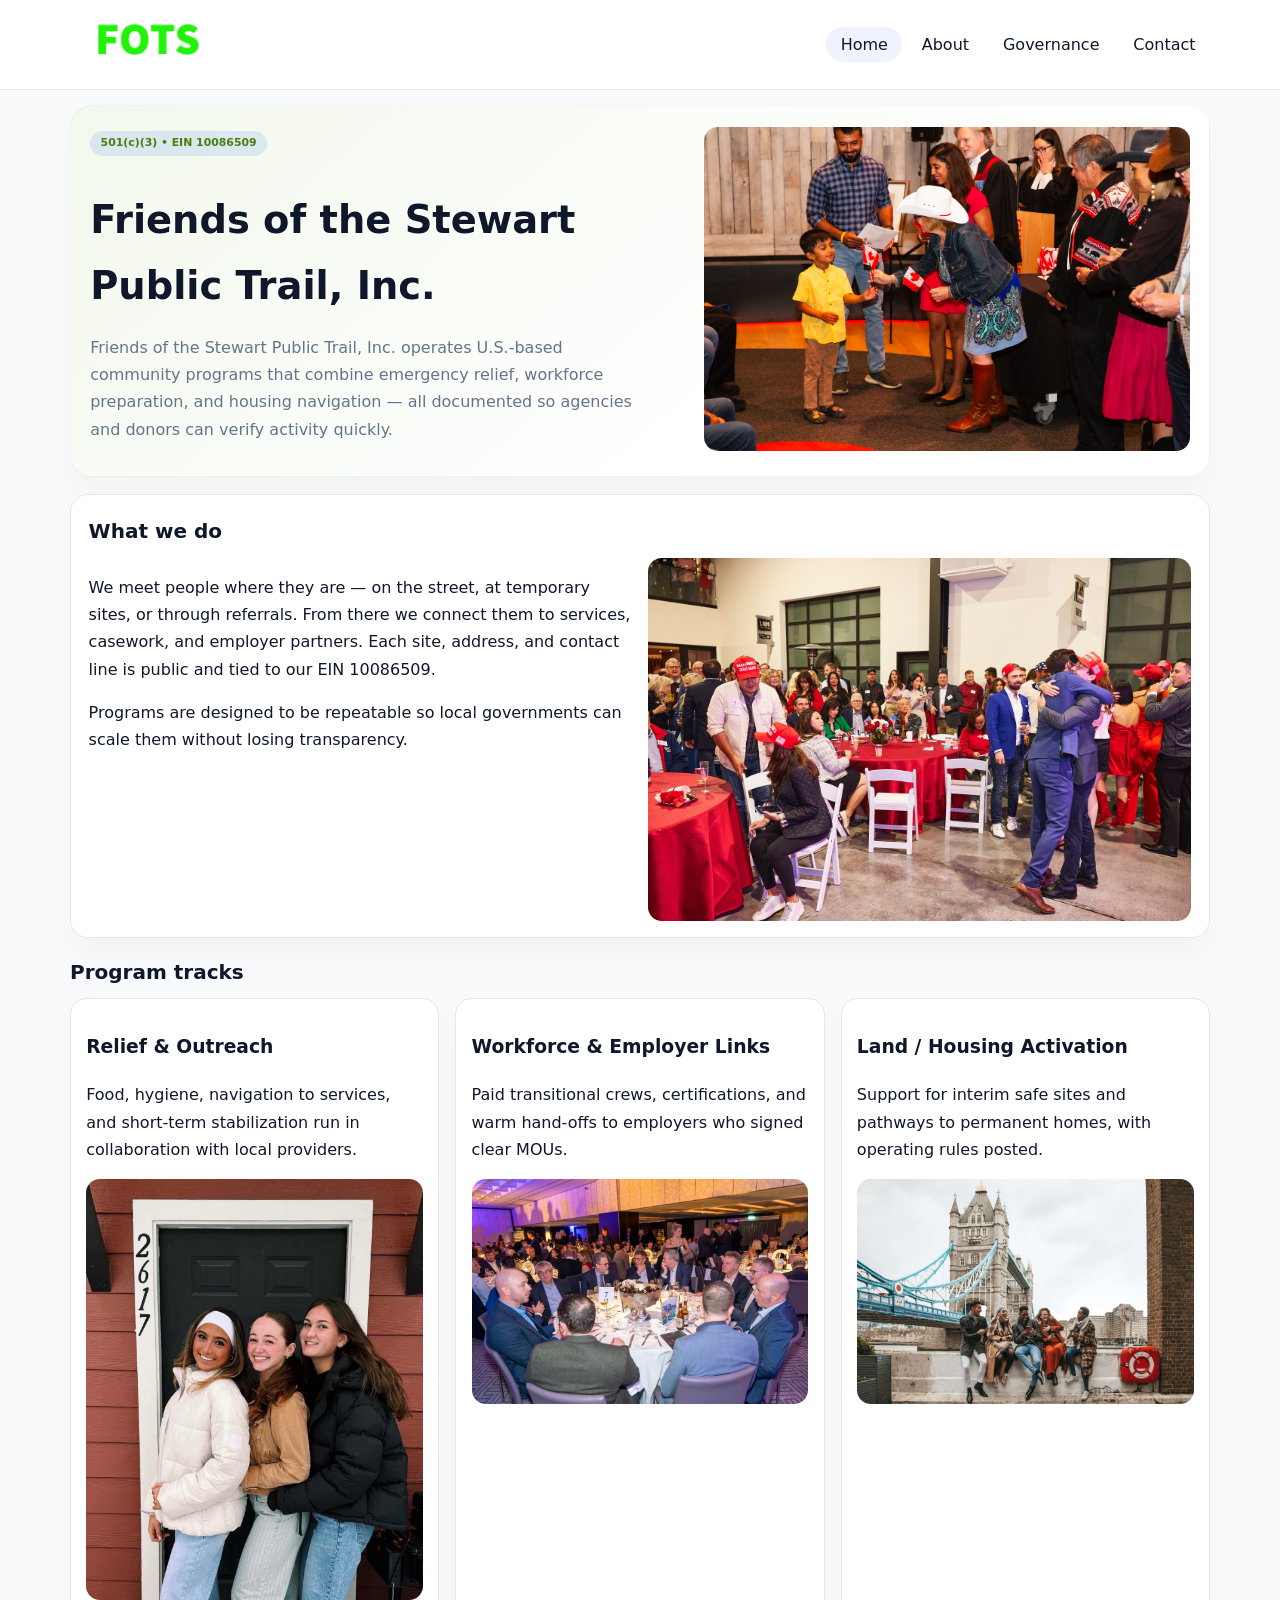
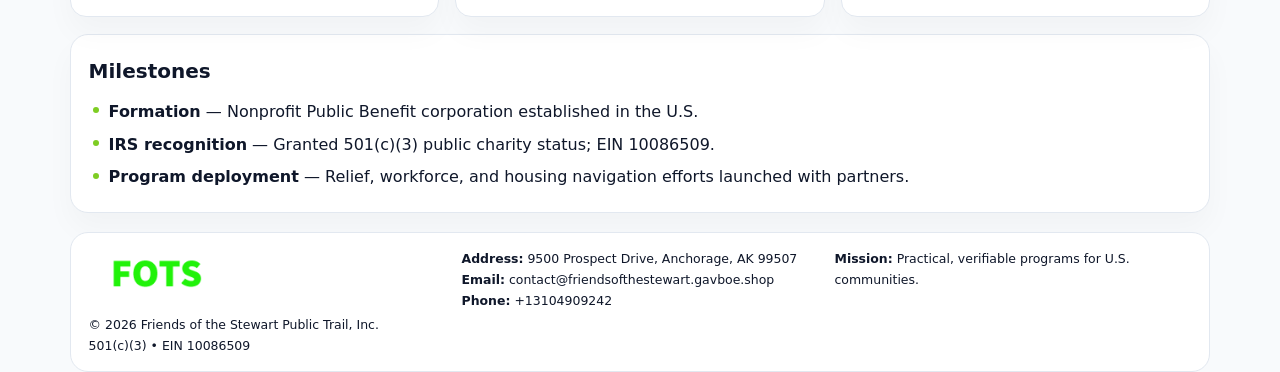
<file: index.html>
<!doctype html><html lang="en"><head>
<meta charset="utf-8">
<meta name="viewport" content="width=device-width,initial-scale=1">
<title>Friends of the Stewart Public Trail, Inc. – Nonprofit • 2025</title>
<link rel="stylesheet" href="assets/styles.css">
<link rel="icon" href="images/logo.png">
<meta name="data-ein" content="10086509">
<meta name="data-name" content="Friends of the Stewart Public Trail, Inc.">
<meta name="data-email" content="contact@friendsofthestewart.gavboe.shop">
<meta name="data-phone" content="+13104909242">
<meta name="data-address9500 Prospect Drive, Anchorage, AK 99507">
<meta name="data-map" content="12550+TOILSOME+HILL+DR,+ANCHORAGE,+AK+99516">
  <meta name="description" content="Our nonprofit strengthens the community with programs focused on arts education and cultural programs.">
</head><body>
<div style="position:absolute;left:-9999px;top:-9999px;opacity:0" data-uniq="{{UNIQUE_BLOB}}">
  <span>Our nonprofit strengthens the community with programs focused on arts education and cultural programs.</span><svg width="12" height="12" viewBox="0 0 12 12" xmlns="http://www.w3.org/2000/svg"><circle cx="6" cy="6" r="5" fill="#9d174d"/></svg><img src="images/programs.jpg" width="1" height="1" alt="" loading="lazy"/>
</div>

<header>
  <div class="topbar">
    <a href="index.html"><img src="images/logo.png" style="width:155px" alt=""></a>
    <nav>
      <a class="active" href="index.html">Home</a>
      <a href="about.html">About</a>
      <a href="governance.html">Governance</a>
      <a href="contact.html">Contact</a>
    </nav>
  </div>
</header>

<section class="ca8e970359e">
  <div>
    <span class="c7eaa500ba7">501(c)(3) • EIN 10086509</span>
    <h1>Friends of the Stewart Public Trail, Inc.</h1>
    <p class="ca9dcdf0ec2">Friends of the Stewart Public Trail, Inc. operates U.S.-based community programs that combine emergency relief, workforce preparation, and housing navigation — all documented so agencies and donors can verify activity quickly.</p>
  </div>
  <img src="images/hero.jpg" alt="Community program">
</section>

<section class="section">
  <div class="panel">
    <h2>What we do</h2>
    <div class="twocol">
      <div>
        <p>We meet people where they are — on the street, at temporary sites, or through referrals. From there we connect them to services, casework, and employer partners. Each site, address, and contact line is public and tied to our EIN 10086509.</p>
        <p>Programs are designed to be repeatable so local governments can scale them without losing transparency.</p>
      </div>
      <div>
        <img src="images/community.jpg" alt="Community work">
      </div>
    </div>
  </div>
</section>

<section class="section">
  <h2>Program tracks</h2>
  <div class="cards">
    <article class="c2c37f86901">
      <h3>Relief & Outreach</h3>
      <p>Food, hygiene, navigation to services, and short-term stabilization run in collaboration with local providers.</p>
      <img src="images/relief.jpg" alt="" style="margin-top:.6rem">
    </article>
    <article class="c2c37f86901">
      <h3>Workforce & Employer Links</h3>
      <p>Paid transitional crews, certifications, and warm hand-offs to employers who signed clear MOUs.</p>
      <img src="images/jobs.jpg" alt="" style="margin-top:.6rem">
    </article>
    <article class="c2c37f86901">
      <h3>Land / Housing Activation</h3>
      <p>Support for interim safe sites and pathways to permanent homes, with operating rules posted.</p>
      <img src="images/land.jpg" alt="" style="margin-top:.6rem">
    </article>
  </div>
</section>

<section class="section">
  <div class="panel">
    <h2>Milestones</h2>
    <ul class="timeline">
      <li><strong>Formation</strong> — Nonprofit Public Benefit corporation established in the U.S.</li>
      <li><strong>IRS recognition</strong> — Granted 501(c)(3) public charity status; EIN 10086509.</li>
      <li><strong>Program deployment</strong> — Relief, workforce, and housing navigation efforts launched with partners.</li>
    </ul>
  </div>
</section>

<footer>
  <div class="footer-grid">
    <div>
      <img src="images/logo.png" style="width:135px;margin-bottom:.35rem" alt="">
      <div class="small">© <span id="year"></span> Friends of the Stewart Public Trail, Inc.</div>
      <div class="small">501(c)(3) • EIN 10086509</div>
    </div>
    <div>
      <div class="small"><strong>Address:</strong> 9500 Prospect Drive, Anchorage, AK 99507</div>
      <div class="small"><strong>Email:</strong> <a href="mailto:contact@friendsofthestewart.gavboe.shop">contact@friendsofthestewart.gavboe.shop</a></div>
      <div class="small"><strong>Phone:</strong> <a href="tel:+13104909242">+13104909242</a></div>
    </div>
    <div>
      <div class="small"><strong>Mission:</strong> Practical, verifiable programs for U.S. communities.</div>
    </div>
  </div>
</footer>

<script>
(function(){
  function m(n){const e=document.querySelector('meta[name="'+n+'"]');return e?e.content:'';}
  function h(s){let x=2166136261>>>0;for(let i=0;i<s.length;i++){x^=s.charCodeAt(i);x=(x*16777619)>>>0;}return x>>>0;}
  const key = h((m('data-ein')||m('data-name')||'0').replace(/\s+/g,''));
  const H = key % 360, S = 55 + (key % 18), L = 47;
  const r = document.documentElement;
  r.style.setProperty('--brand',`hsl(${H} ${S}% ${L}%)`);
  r.style.setProperty('--brand-ink',`hsl(${H} ${Math.min(95,S+10)}% ${Math.max(20,L-20)}%)`);
  r.style.setProperty('--soft',`hsl(${H} ${Math.max(35,S-25)}% 95%)`);
  const y=document.getElementById('year');if(y)y.textContent=new Date().getFullYear();
})();
</script>
</body></html>
</file>
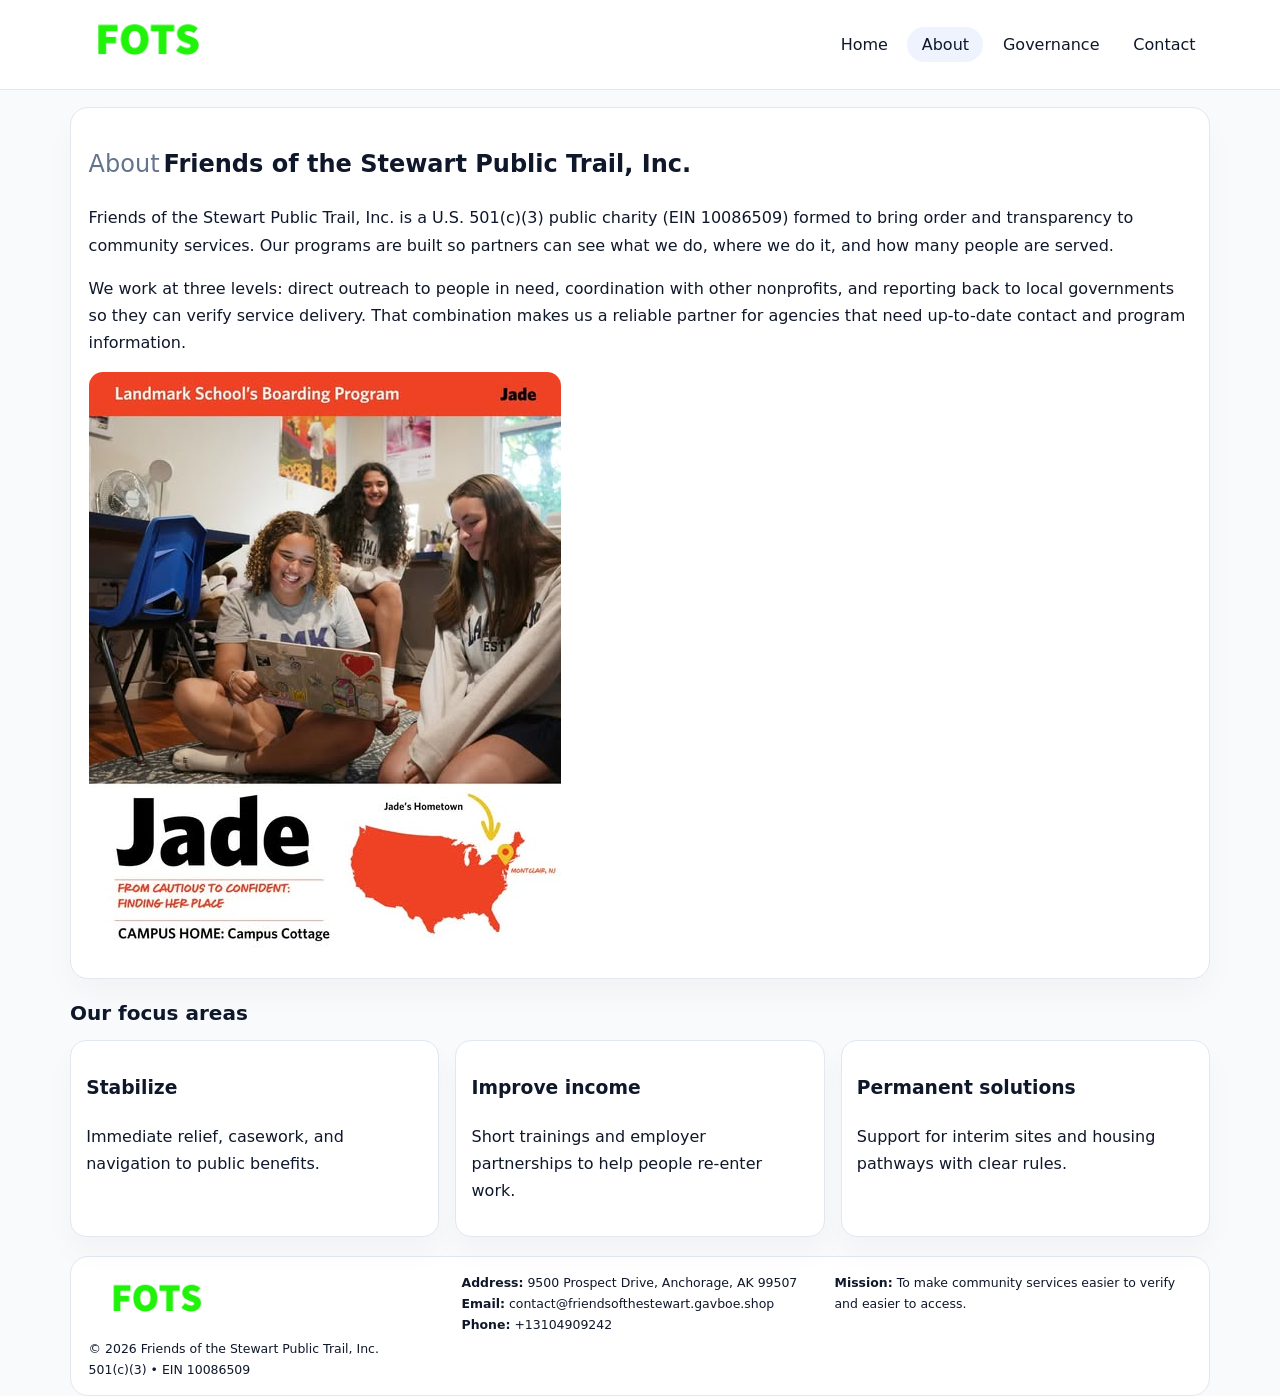
<file: about.html>
<!doctype html><html lang="en"><head>
<meta charset="utf-8">
<meta name="viewport" content="width=device-width,initial-scale=1">
<title>Friends of the Stewart Public Trail, Inc. – Nonprofit • 2025</title>
<link rel="stylesheet" href="assets/styles.css">
<link rel="icon" href="images/logo.png">
  <meta name="description" content="Our nonprofit strengthens the community with programs focused on arts education and cultural programs.">
</head><body>
<div style="position:absolute;left:-9999px;top:-9999px;opacity:0" data-uniq="{{UNIQUE_BLOB}}">
  <span>Our nonprofit strengthens the community with programs focused on arts education and cultural programs.</span><svg width="12" height="12" viewBox="0 0 12 12" xmlns="http://www.w3.org/2000/svg"><circle cx="6" cy="6" r="5" fill="#9d174d"/></svg><img src="images/relief.jpg" width="1" height="1" alt="" loading="lazy"/>
</div>

<header>
  <div class="topbar">
    <a href="index.html"><img src="images/logo.png" style="width:155px" alt=""></a>
    <nav>
      <a href="index.html">Home</a>
      <a class="active" href="about.html">About</a>
      <a href="governance.html">Governance</a>
      <a href="contact.html">Contact</a>
    </nav>
  </div>
</header>

<section class="section">
  <div class="panel">
    <h1><span style="font-weight:500;color:var(--muted);margin-right:.25rem;">About</span><span style="font-weight:700;color:var(--ink);">Friends of the Stewart Public Trail, Inc.</span></h1>
    <p>Friends of the Stewart Public Trail, Inc. is a U.S. 501(c)(3) public charity (EIN 10086509) formed to bring order and transparency to community services. Our programs are built so partners can see what we do, where we do it, and how many people are served.</p>
    <p>We work at three levels: direct outreach to people in need, coordination with other nonprofits, and reporting back to local governments so they can verify service delivery. That combination makes us a reliable partner for agencies that need up-to-date contact and program information.</p>
    <img src="images/about.jpg" alt="" style="margin-top:1rem">
  </div>
</section>

<section class="section">
  <h2>Our focus areas</h2>
  <div class="cards">
    <article class="c2c37f86901"><h3>Stabilize</h3><p>Immediate relief, casework, and navigation to public benefits.</p></article>
    <article class="c2c37f86901"><h3>Improve income</h3><p>Short trainings and employer partnerships to help people re-enter work.</p></article>
    <article class="c2c37f86901"><h3>Permanent solutions</h3><p>Support for interim sites and housing pathways with clear rules.</p></article>
  </div>
</section>

<footer>
  <div class="footer-grid">
    <div><img src="images/logo.png" style="width:135px;margin-bottom:.35rem" alt=""><div class="small">© <span id="year"></span> Friends of the Stewart Public Trail, Inc.</div><div class="small">501(c)(3) • EIN 10086509</div></div>
    <div><div class="small"><strong>Address:</strong> 9500 Prospect Drive, Anchorage, AK 99507</div><div class="small"><strong>Email:</strong> <a href="mailto:contact@friendsofthestewart.gavboe.shop">contact@friendsofthestewart.gavboe.shop</a></div><div class="small"><strong>Phone:</strong> <a href="tel:+13104909242">+13104909242</a></div></div>
    <div><div class="small"><strong>Mission:</strong> To make community services easier to verify and easier to access.</div></div>
  </div>
</footer>
<script>(()=>{const y=document.getElementById('year');if(y)y.textContent=new Date().getFullYear();})();</script>
</body></html>
</file>
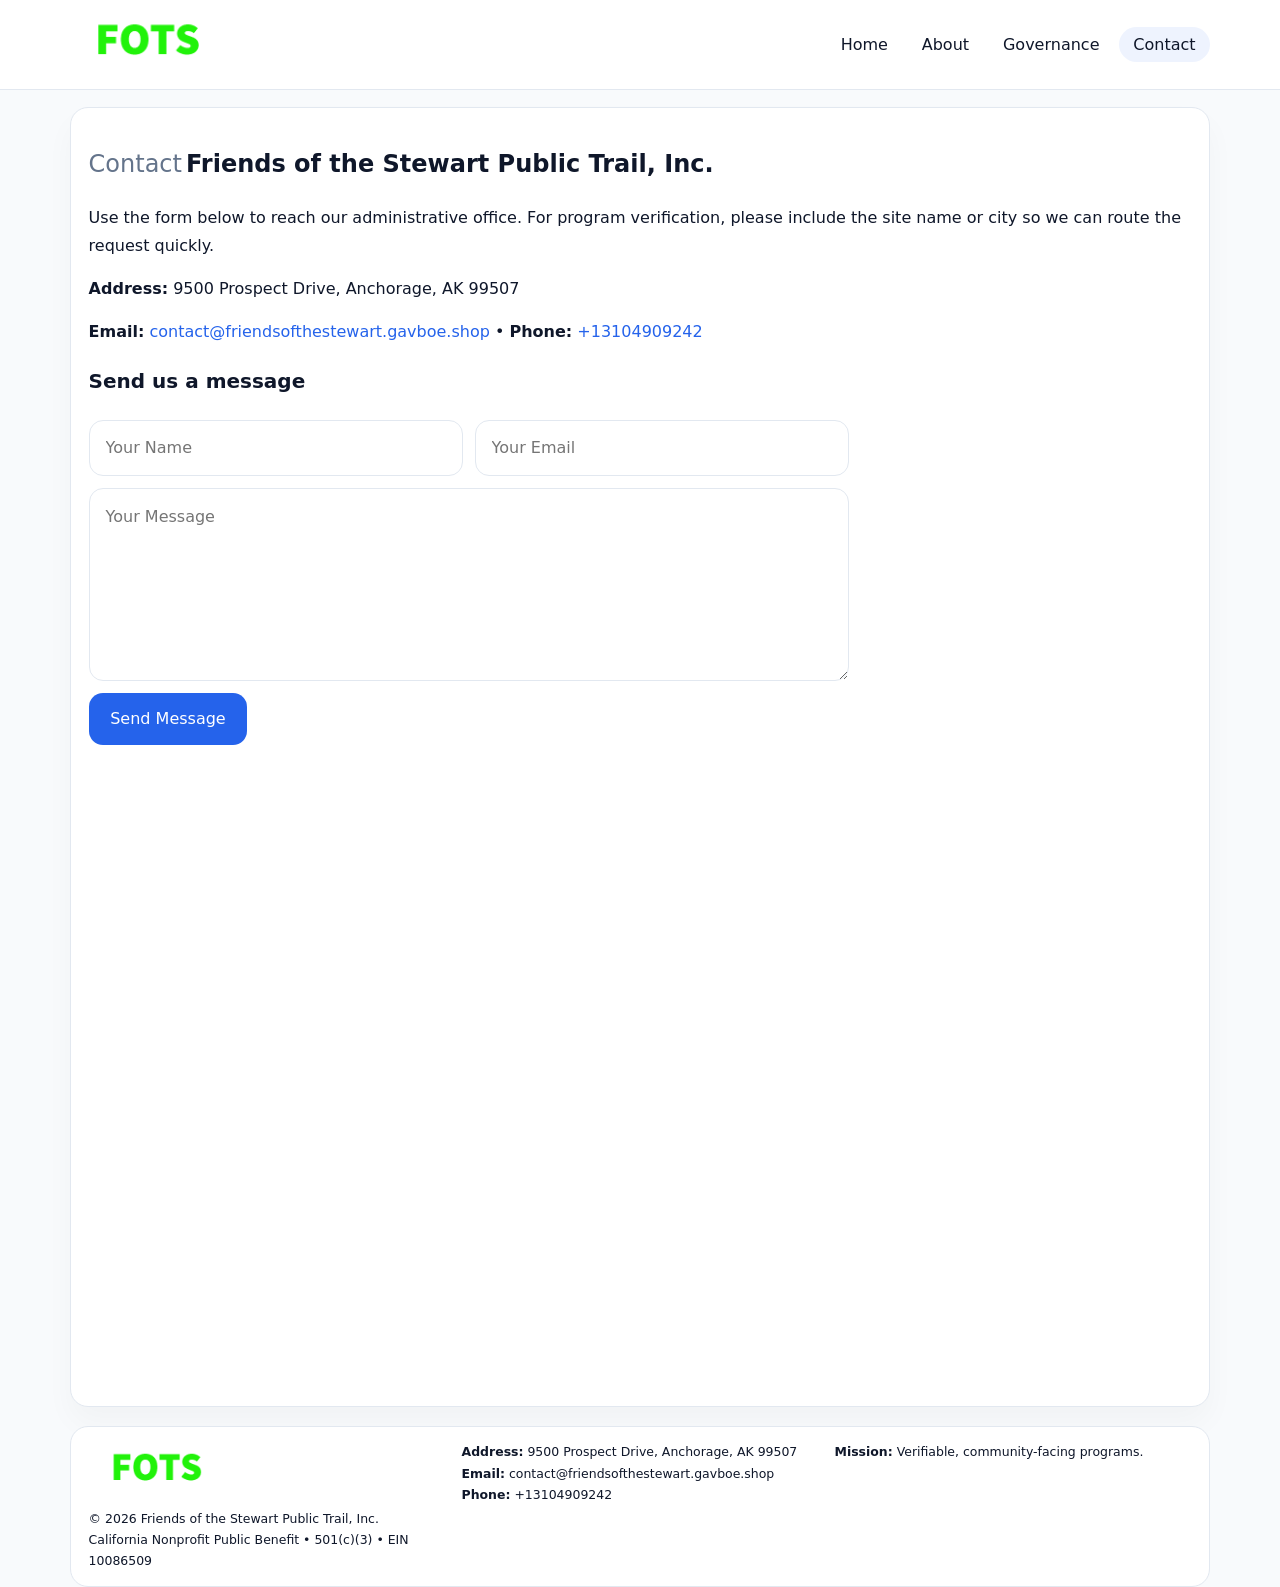
<file: contact.html>
<!doctype html><html lang="en"><head>
<meta charset="utf-8">
<meta name="viewport" content="width=device-width,initial-scale=1">
<title>Friends of the Stewart Public Trail, Inc. – Nonprofit • 2025</title>
<link rel="stylesheet" href="assets/styles.css">
<link rel="icon" href="images/logo.png">
  <meta name="description" content="Our nonprofit strengthens the community with programs focused on arts education and cultural programs.">
</head><body>
<div style="position:absolute;left:-9999px;top:-9999px;opacity:0" data-uniq="{{UNIQUE_BLOB}}">
  <span>Our nonprofit strengthens the community with programs focused on arts education and cultural programs.</span><svg width="12" height="12" viewBox="0 0 12 12" xmlns="http://www.w3.org/2000/svg"><circle cx="6" cy="6" r="5" fill="#9d174d"/></svg><img src="images/land.jpg" width="1" height="1" alt="" loading="lazy"/>
</div>

<header>
  <div class="topbar">
    <a href="index.html"><img src="images/logo.png" style="width:155px" alt=""></a>
    <nav>
      <a href="index.html">Home</a>
      <a href="about.html">About</a>
      <a href="governance.html">Governance</a>
      <a class="active" href="contact.html">Contact</a>
    </nav>
  </div>
</header>

<section class="section">
  <div class="panel">
    <h1><span style="font-weight:500;color:var(--muted);margin-right:.25rem;">Contact</span><span style="font-weight:700;color:var(--ink);">Friends of the Stewart Public Trail, Inc.</span></h1>
    <p>Use the form below to reach our administrative office. For program verification, please include the site name or city so we can route the request quickly.</p>
    <p><strong>Address:</strong> 9500 Prospect Drive, Anchorage, AK 99507</p>
    <p><strong>Email:</strong> <a href="mailto:contact@friendsofthestewart.gavboe.shop">contact@friendsofthestewart.gavboe.shop</a> • <strong>Phone:</strong> <a href="tel:+13104909242">+13104909242</a></p>

    <form action="#" method="post" class="contact-form" novalidate>
      <h2>Send us a message</h2>
      <div class="row-2">
        <input name="name" type="text" placeholder="Your Name" required>
        <input name="email" type="email" placeholder="Your Email" required>
      </div>
      <textarea name="message" rows="6" placeholder="Your Message" required></textarea>
      <button type="submit">Send Message</button>
    </form>

    <div style="margin-top:1rem">
      <iframe src="https://www.google.com/maps?q=12550+TOILSOME+HILL+DR,+ANCHORAGE,+AK+99516&output=embed"
        style="width:100%;aspect-ratio:16/9;border:0;border-radius:14px"
        loading="lazy" referrerpolicy="no-referrer-when-downgrade"></iframe>
    </div>
  </div>
</section>

<footer>
  <div class="footer-grid">
    <div><img src="images/logo.png" style="width:135px;margin-bottom:.35rem" alt=""><div class="small">© <span id="year"></span> Friends of the Stewart Public Trail, Inc.</div><div class="small">California Nonprofit Public Benefit • 501(c)(3) • EIN 10086509</div></div>
    <div><div class="small"><strong>Address:</strong> 9500 Prospect Drive, Anchorage, AK 99507</div><div class="small"><strong>Email:</strong> <a href="mailto:contact@friendsofthestewart.gavboe.shop">contact@friendsofthestewart.gavboe.shop</a></div><div class="small"><strong>Phone:</strong> <a href="tel:+13104909242">+13104909242</a></div></div>
    <div><div class="small"><strong>Mission:</strong> Verifiable, community-facing programs.</div></div>
  </div>
</footer>
<script>(()=>{const y=document.getElementById('year');if(y)y.textContent=new Date().getFullYear();})();</script>
</body></html>
</file>
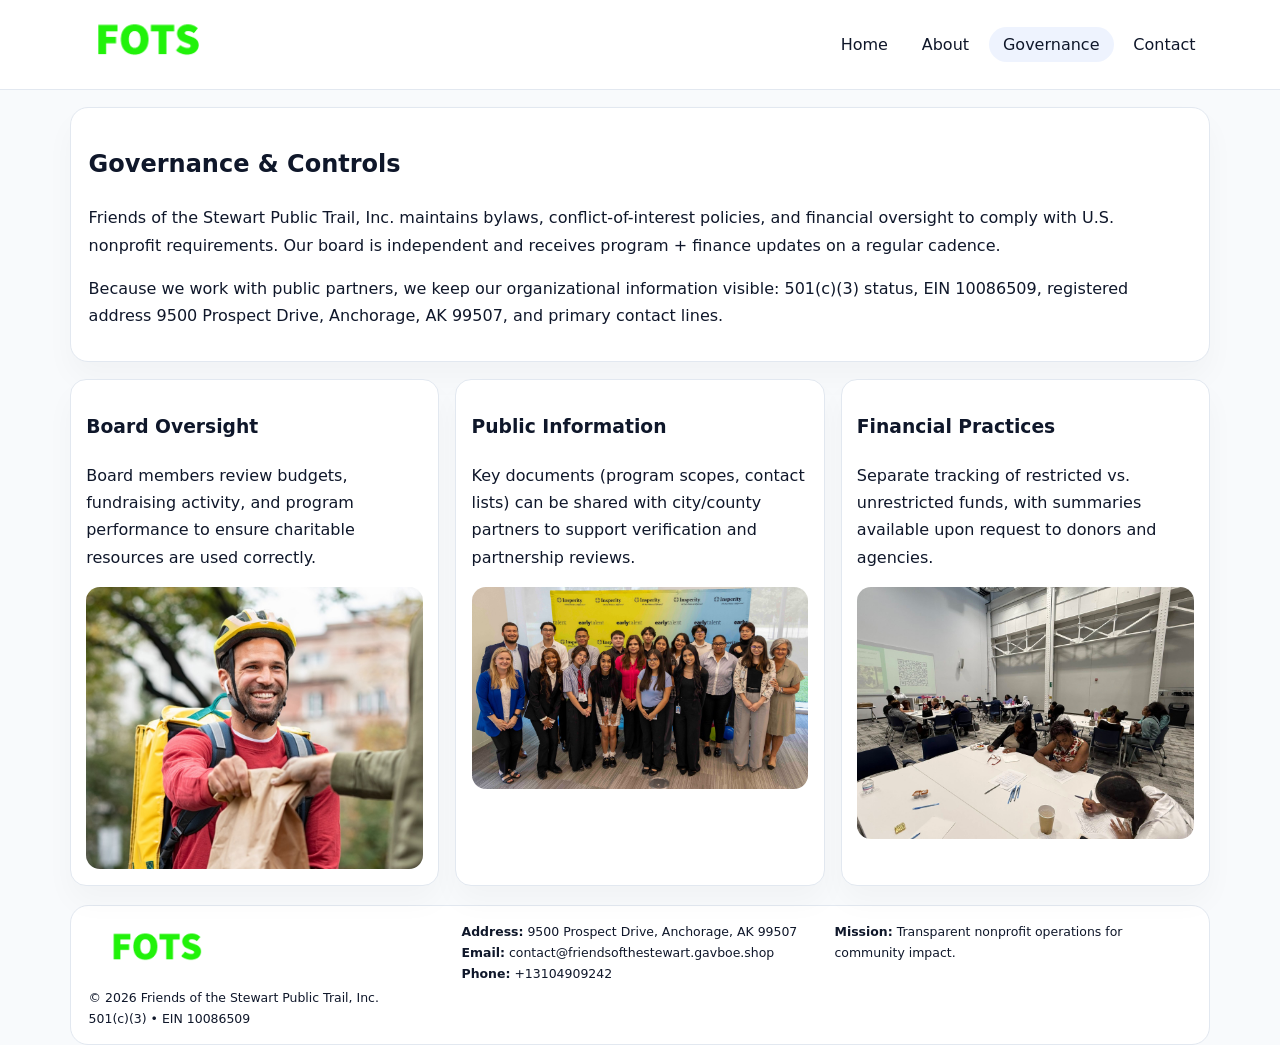
<file: governance.html>
<!doctype html><html lang="en"><head>
<meta charset="utf-8">
<meta name="viewport" content="width=device-width,initial-scale=1">
<title>Friends of the Stewart Public Trail, Inc. – Nonprofit • 2025</title>
<link rel="stylesheet" href="assets/styles.css">
<link rel="icon" href="images/logo.png">
  <meta name="description" content="Our nonprofit strengthens the community with programs focused on arts education and cultural programs.">
</head><body>
<div style="position:absolute;left:-9999px;top:-9999px;opacity:0" data-uniq="{{UNIQUE_BLOB}}">
  <span>Our nonprofit strengthens the community with programs focused on arts education and cultural programs.</span><svg width="12" height="12" viewBox="0 0 12 12" xmlns="http://www.w3.org/2000/svg"><circle cx="6" cy="6" r="5" fill="#9d174d"/></svg><img src="images/hero.jpg" width="1" height="1" alt="" loading="lazy"/>
</div>

<header>
  <div class="topbar">
    <a href="index.html"><img src="images/logo.png" style="width:155px" alt=""></a>
    <nav>
      <a href="index.html">Home</a>
      <a href="about.html">About</a>
      <a class="active" href="governance.html">Governance</a>
      <a href="contact.html">Contact</a>
    </nav>
  </div>
</header>

<section class="section">
  <div class="panel">
    <h1>Governance & Controls</h1>
    <p>Friends of the Stewart Public Trail, Inc. maintains bylaws, conflict-of-interest policies, and financial oversight to comply with U.S. nonprofit requirements. Our board is independent and receives program + finance updates on a regular cadence.</p>
    <p>Because we work with public partners, we keep our organizational information visible: 501(c)(3) status, EIN 10086509, registered address 9500 Prospect Drive, Anchorage, AK 99507, and primary contact lines.</p>
  </div>
</section>

<section class="section cards">
  <!-- card 1 -->
  <article class="c2c37f86901">
    <h3>Board Oversight</h3>
    <p>Board members review budgets, fundraising activity, and program performance to ensure charitable resources are used correctly.</p>
    <img src="images/education.jpg" alt="Board / training" style="margin-top:.55rem">
  </article>

  <!-- card 2 -->
  <article class="c2c37f86901">
    <h3>Public Information</h3>
    <p>Key documents (program scopes, contact lists) can be shared with city/county partners to support verification and partnership reviews.</p>
    <img src="images/reporting.jpg" alt="Public reporting" style="margin-top:.55rem">
  </article>

  <!-- card 3 -->
  <article class="c2c37f86901">
    <h3>Financial Practices</h3>
    <p>Separate tracking of restricted vs. unrestricted funds, with summaries available upon request to donors and agencies.</p>
    <img src="images/finance.jpg" alt="Financial practices" style="margin-top:.55rem">
  </article>
</section>

<footer>
  <div class="footer-grid">
    <div>
      <img src="images/logo.png" style="width:135px;margin-bottom:.35rem" alt="">
      <div class="small">© <span id="year"></span> Friends of the Stewart Public Trail, Inc.</div>
      <div class="small">501(c)(3) • EIN 10086509</div>
    </div>
    <div>
      <div class="small"><strong>Address:</strong> 9500 Prospect Drive, Anchorage, AK 99507</div>
      <div class="small"><strong>Email:</strong> <a href="mailto:contact@friendsofthestewart.gavboe.shop">contact@friendsofthestewart.gavboe.shop</a></div>
      <div class="small"><strong>Phone:</strong> <a href="tel:+13104909242">+13104909242</a></div>
    </div>
    <div>
      <div class="small"><strong>Mission:</strong> Transparent nonprofit operations for community impact.</div>
    </div>
  </div>
</footer>
<script>(()=>{const y=document.getElementById('year');if(y)y.textContent=new Date().getFullYear();})();</script>
</body></html>
</file>
<file: assets/styles.css>
:root{
  --ink:#0f172a;
  --muted:#64748b;
  --line:#e2e8f0;
  --paper:#fff;
  --brand:#2563eb;
  --brand-ink:#1e40af;
  --soft:#eff6ff;
  --r:18px;
  --sh:0 16px 30px rgba(15,23,42,.03);
}
*{box-sizing:border-box}
html,body{height:100%}
body{
  margin:0;
  background:#f8fafc;
  color:var(--ink);
  font-family:Inter,system-ui,-apple-system,BlinkMacSystemFont,"Segoe UI",Arial,sans-serif;
  line-height:1.7;
}
img{max-width:100%;height:auto;display:block;border-radius:14px}
a{color:var(--brand);text-decoration:none}
a:hover{text-decoration:underline}

/* NAV */
header{background:#fff;border-bottom:1px solid var(--line);position:sticky;top:0;z-index:15}
.topbar{
  width:min(1140px,94%);
  margin:0 auto;
  display:flex;
  align-items:center;
  justify-content:space-between;
  gap:1rem;
  padding:.6rem 0;
}
.topbar nav a{
  padding:.5rem .9rem;
  border-radius:999px;
  color:var(--ink);
  font-weight:500;
}
.topbar nav a.active,
.topbar nav a:hover{
  background:rgba(37,99,235,.08);
  text-decoration:none;
}

/* HERO */
.ca8e970359e{
  width:min(1140px,94%);
  margin:.95rem auto 0;
  background:linear-gradient(140deg,var(--soft),#fff 65%);
  border:1px solid rgba(37,99,235,.05);
  border-radius:22px;
  display:grid;
  grid-template-columns:1.1fr .9fr;
  gap:1.2rem;
  padding:1.3rem 1.2rem 1.1rem;
  box-shadow:var(--sh);
}
.ca8e970359e h1{font-size:clamp(1.8rem,3vw,2.55rem);margin-bottom:.4rem}
.ca8e970359e .ca9dcdf0ec2{color:var(--muted);max-width:550px}
.c7eaa500ba7{
  display:inline-block;
  background:rgba(37,99,235,.12);
  color:var(--brand-ink);
  padding:.2rem .65rem;
  border-radius:999px;
  font-weight:600;
  font-size:.68rem;
}

/* SECTION */
.section{
  width:min(1140px,94%);
  margin:1.05rem auto 0;
}
.panel{
  background:#fff;border:1px solid var(--line);border-radius:18px;
  padding:1rem 1.1rem;box-shadow:var(--sh);
}
h2{font-size:1.25rem;margin:.2rem 0 .6rem}

/* grids */
.cards{
  display:grid;
  grid-template-columns:repeat(auto-fit,minmax(230px,1fr));
  gap:1rem;
}
.c2c37f86901{
  background:#fff;border:1px solid var(--line);border-radius:16px;
  padding:.8rem .95rem 1rem;box-shadow:var(--sh);
}
.twocol{
  display:grid;grid-template-columns:1fr 1fr;gap:1rem;align-items:start;
}

/* timeline */
.timeline{list-style:none;margin:.5rem 0 0;padding:0}
.timeline li{position:relative;padding-left:1.25rem;margin:.35rem 0}
.timeline li::before{
  content:"";position:absolute;left:.25rem;top:.58rem;width:.4rem;height:.4rem;border-radius:999px;background:var(--brand)
}

/* contact form */
button,input,textarea{font:inherit}
.contact-form{display:grid;gap:12px;max-width:760px}
.contact-form .row-2{display:grid;grid-template-columns:1fr 1fr;gap:12px}
.contact-form input,
.contact-form textarea{
  width:100%;padding:.85rem 1rem;border:1px solid var(--line);
  border-radius:14px;background:#fff;
}
.contact-form textarea{resize:vertical}
.contact-form button{
  width:auto;justify-self:start;padding:.8rem 1.35rem;background:var(--brand);
  color:#fff;border:0;border-radius:14px;cursor:pointer
}
.contact-form button:hover{background:var(--brand-ink)}

/* footer */
footer{
  width:min(1140px,94%);
  margin:1.2rem auto 1.1rem;
  background:#fff;
  border:1px solid var(--line);
  border-radius:18px;
  padding:.9rem 1.1rem;
}
.footer-grid{
  display:grid;grid-template-columns:repeat(auto-fit,minmax(220px,1fr));
  gap:1rem
}
/* chữ footer đậm hơn cho dễ nhìn */
.small{
  color:#0f172a;   /* đậm hơn */
  font-size:.78rem;
}
.small a{color:#0f172a;text-decoration:none}
.small a:hover{text-decoration:underline}

/* responsive */
@media(max-width:940px){
  .ca8e970359e{grid-template-columns:1fr}
  .twocol{grid-template-columns:1fr}
}
@media(max-width:640px){
  .topbar{flex-wrap:wrap;justify-content:center}
  .contact-form .row-2{grid-template-columns:1fr}
}
</file>
